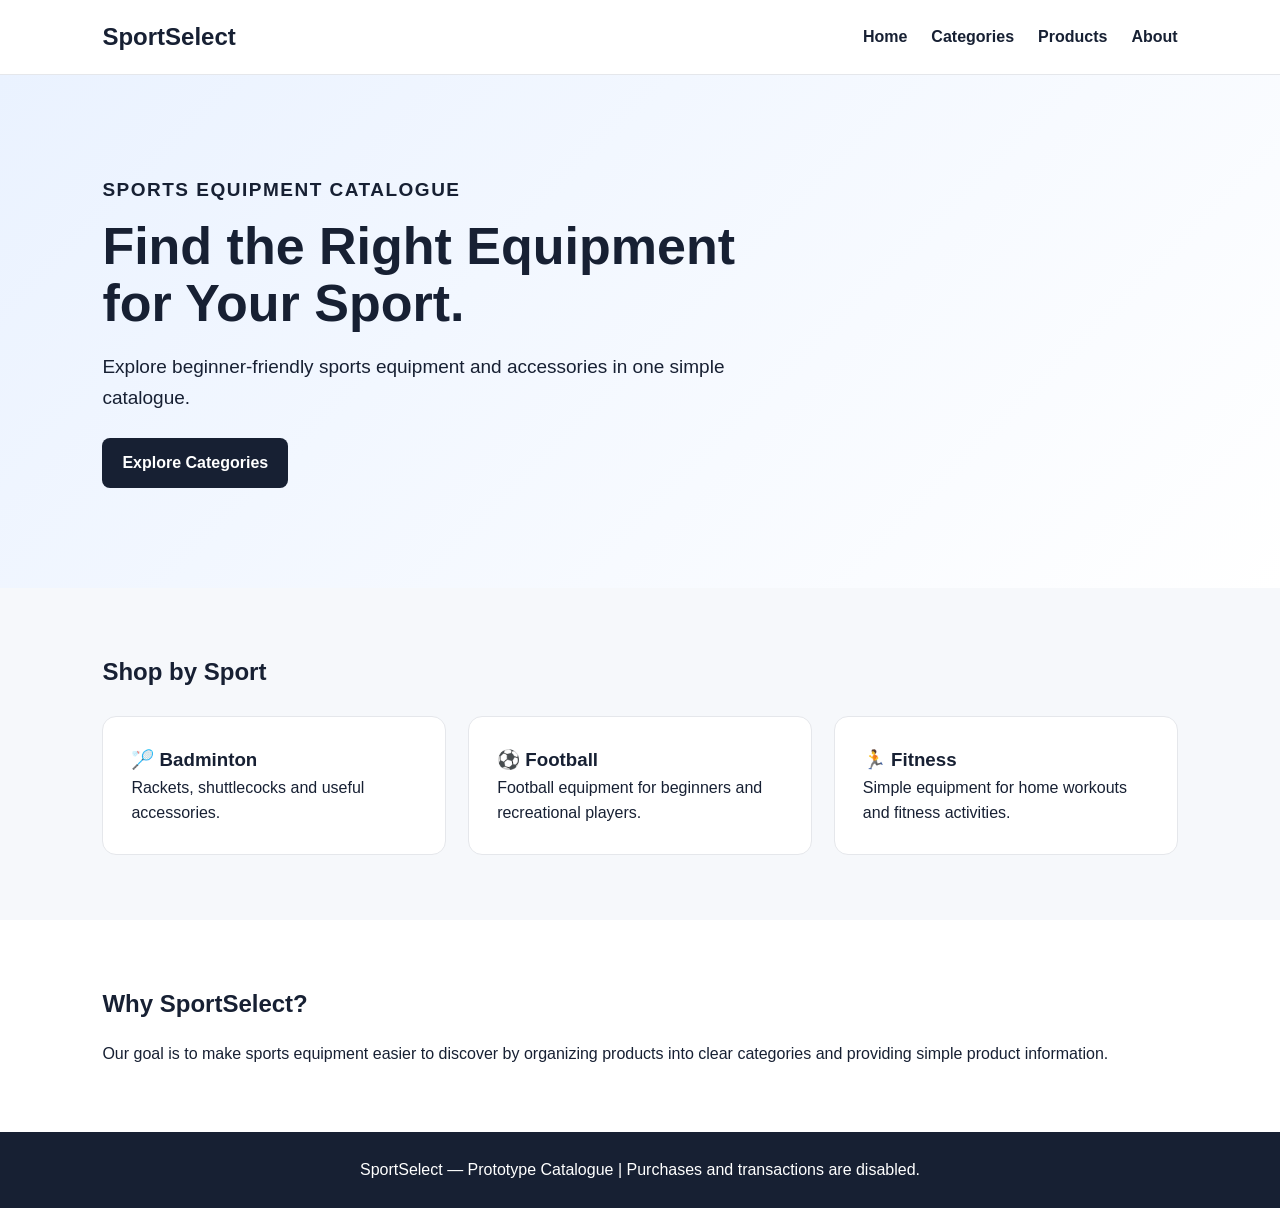
<file: SportSelect_temp_files/index.html>
<!DOCTYPE html>
<html lang="en">
<head>
    <meta charset="UTF-8">
    <meta name="viewport" content="width=device-width, initial-scale=1.0">
    <title>SportSelect | Sports Equipment for Beginners</title>
    <meta name="description" content="SportSelect helps beginners and recreational athletes explore sports equipment and accessories.">
    <link rel="stylesheet" href="style.css">
</head>
<body>
    <header>
        <nav class="navbar">
            <a class="logo" href="index.html">SportSelect</a>
            <div class="nav-links">
                <a href="index.html">Home</a>
                <a href="categories.html">Categories</a>
                <a href="products.html">Products</a>
                <a href="about.html">About</a>
            </div>
        </nav>
    </header>

    <main>
        <section class="hero">
            <div>
                <p class="tag">SPORTS EQUIPMENT CATALOGUE</p>
                <h1>Find the Right Equipment for Your Sport.</h1>
                <p>Explore beginner-friendly sports equipment and accessories in one simple catalogue.</p>
                <a class="button" href="categories.html">Explore Categories</a>
            </div>
        </section>

        <section class="section">
            <h2>Shop by Sport</h2>
            <div class="cards">
                <a class="card" href="categories.html#badminton">
                    <h3>🏸 Badminton</h3>
                    <p>Rackets, shuttlecocks and useful accessories.</p>
                </a>
                <a class="card" href="categories.html#football">
                    <h3>⚽ Football</h3>
                    <p>Football equipment for beginners and recreational players.</p>
                </a>
                <a class="card" href="categories.html#fitness">
                    <h3>🏃 Fitness</h3>
                    <p>Simple equipment for home workouts and fitness activities.</p>
                </a>
            </div>
        </section>

        <section class="section highlight">
            <h2>Why SportSelect?</h2>
            <p>Our goal is to make sports equipment easier to discover by organizing products into clear categories and providing simple product information.</p>
        </section>
    </main>

    <footer>
        <p>SportSelect — Prototype Catalogue | Purchases and transactions are disabled.</p>
    </footer>
</body>
</html>
</file>
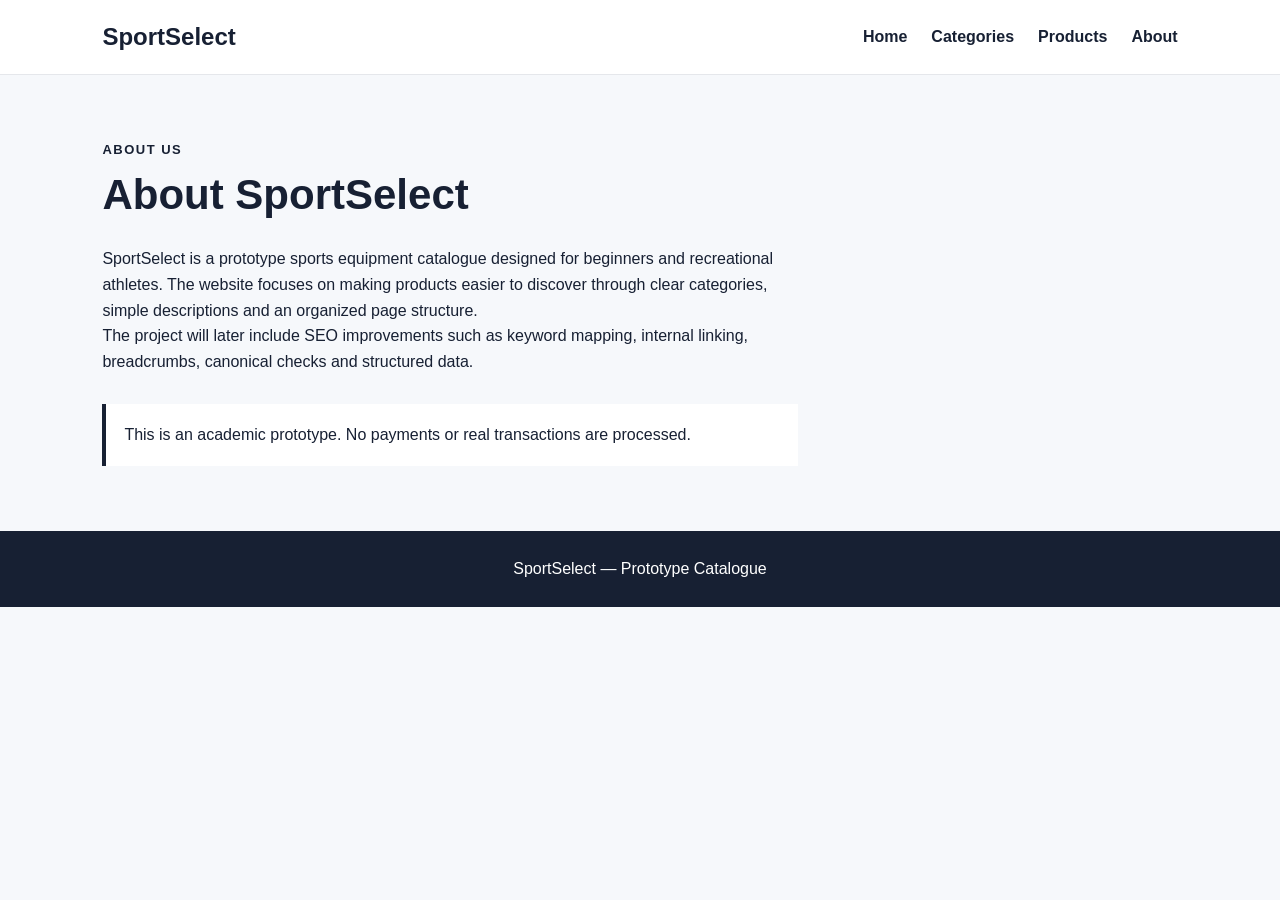
<file: SportSelect_temp_files/about.html>
<!DOCTYPE html>
<html lang="en">
<head>
    <meta charset="UTF-8">
    <meta name="viewport" content="width=device-width, initial-scale=1.0">
    <title>About SportSelect</title>
    <meta name="description" content="Learn about the SportSelect sports equipment catalogue prototype.">
    <link rel="stylesheet" href="style.css">
</head>
<body>
<header>
    <nav class="navbar">
        <a class="logo" href="index.html">SportSelect</a>
        <div class="nav-links">
            <a href="index.html">Home</a>
            <a href="categories.html">Categories</a>
            <a href="products.html">Products</a>
            <a href="about.html">About</a>
        </div>
    </nav>
</header>

<main class="section narrow">
    <p class="tag">ABOUT US</p>
    <h1>About SportSelect</h1>
    <p>SportSelect is a prototype sports equipment catalogue designed for beginners and recreational athletes. The website focuses on making products easier to discover through clear categories, simple descriptions and an organized page structure.</p>
    <p>The project will later include SEO improvements such as keyword mapping, internal linking, breadcrumbs, canonical checks and structured data.</p>

    <div class="notice">
        This is an academic prototype. No payments or real transactions are processed.
    </div>
</main>

<footer>
    <p>SportSelect — Prototype Catalogue</p>
</footer>
</body>
</html>
</file>
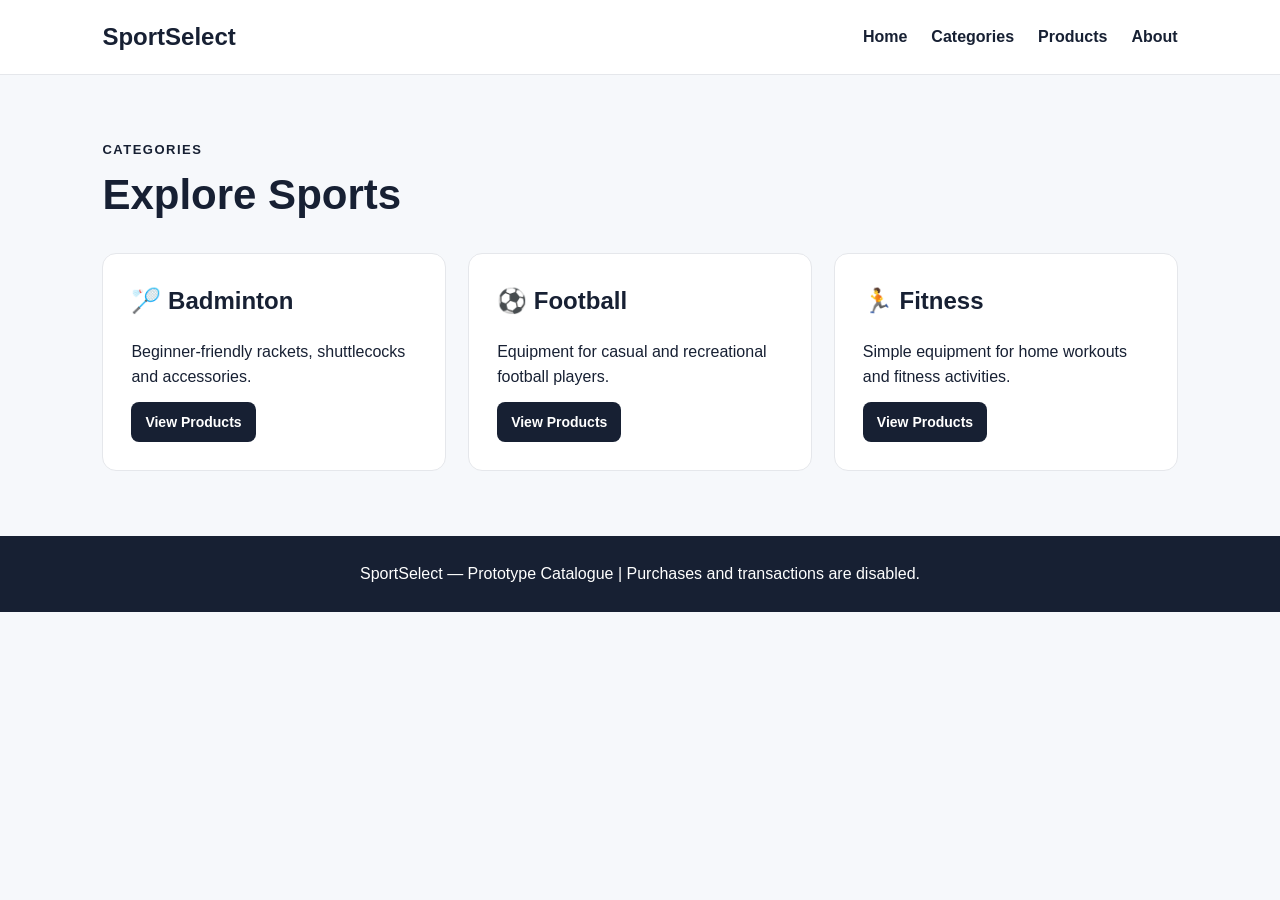
<file: SportSelect_temp_files/categories.html>
<!DOCTYPE html>
<html lang="en">
<head>
    <meta charset="UTF-8">
    <meta name="viewport" content="width=device-width, initial-scale=1.0">
    <title>Categories | SportSelect</title>
    <meta name="description" content="Explore SportSelect sports equipment categories.">
    <link rel="stylesheet" href="style.css">
</head>
<body>
<header>
    <nav class="navbar">
        <a class="logo" href="index.html">SportSelect</a>
        <div class="nav-links">
            <a href="index.html">Home</a>
            <a href="categories.html">Categories</a>
            <a href="products.html">Products</a>
            <a href="about.html">About</a>
        </div>
    </nav>
</header>

<main class="section">
    <p class="tag">CATEGORIES</p>
    <h1>Explore Sports</h1>

    <div class="cards">
        <section class="card" id="badminton">
            <h2>🏸 Badminton</h2>
            <p>Beginner-friendly rackets, shuttlecocks and accessories.</p>
            <a class="button small" href="products.html">View Products</a>
        </section>

        <section class="card" id="football">
            <h2>⚽ Football</h2>
            <p>Equipment for casual and recreational football players.</p>
            <a class="button small" href="products.html">View Products</a>
        </section>

        <section class="card" id="fitness">
            <h2>🏃 Fitness</h2>
            <p>Simple equipment for home workouts and fitness activities.</p>
            <a class="button small" href="products.html">View Products</a>
        </section>
    </div>
</main>

<footer>
    <p>SportSelect — Prototype Catalogue | Purchases and transactions are disabled.</p>
</footer>
</body>
</html>
</file>
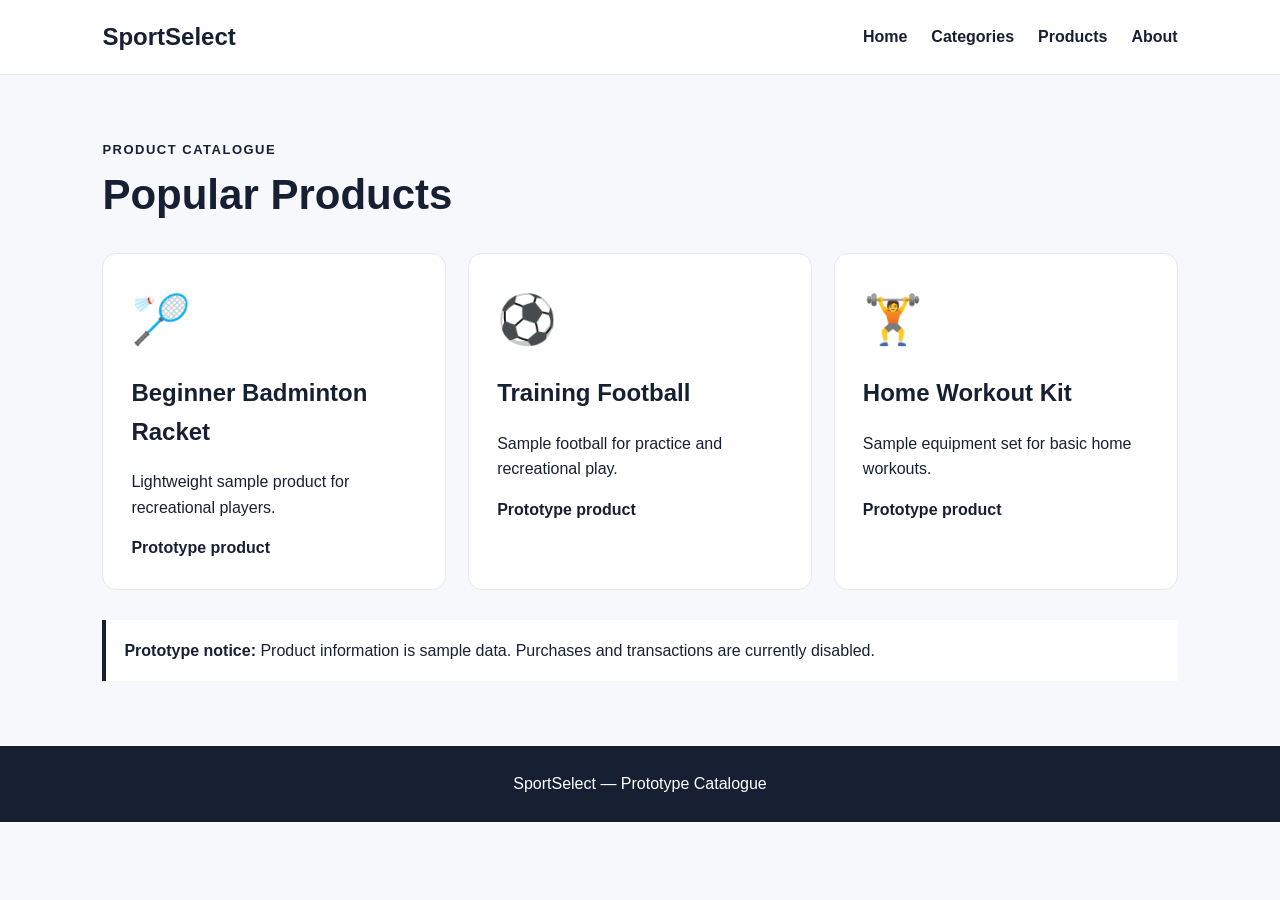
<file: SportSelect_temp_files/products.html>
<!DOCTYPE html>
<html lang="en">
<head>
    <meta charset="UTF-8">
    <meta name="viewport" content="width=device-width, initial-scale=1.0">
    <title>Products | SportSelect</title>
    <meta name="description" content="Browse sample sports equipment products on SportSelect.">
    <link rel="stylesheet" href="style.css">
</head>
<body>
<header>
    <nav class="navbar">
        <a class="logo" href="index.html">SportSelect</a>
        <div class="nav-links">
            <a href="index.html">Home</a>
            <a href="categories.html">Categories</a>
            <a href="products.html">Products</a>
            <a href="about.html">About</a>
        </div>
    </nav>
</header>

<main class="section">
    <p class="tag">PRODUCT CATALOGUE</p>
    <h1>Popular Products</h1>

    <div class="cards">
        <article class="card">
            <div class="product-icon">🏸</div>
            <h2>Beginner Badminton Racket</h2>
            <p>Lightweight sample product for recreational players.</p>
            <p class="price">Prototype product</p>
        </article>

        <article class="card">
            <div class="product-icon">⚽</div>
            <h2>Training Football</h2>
            <p>Sample football for practice and recreational play.</p>
            <p class="price">Prototype product</p>
        </article>

        <article class="card">
            <div class="product-icon">🏋️</div>
            <h2>Home Workout Kit</h2>
            <p>Sample equipment set for basic home workouts.</p>
            <p class="price">Prototype product</p>
        </article>
    </div>

    <div class="notice">
        <strong>Prototype notice:</strong> Product information is sample data. Purchases and transactions are currently disabled.
    </div>
</main>

<footer>
    <p>SportSelect — Prototype Catalogue</p>
</footer>
</body>
</html>
</file>
<file: SportSelect_temp_files/style.css>
* {
    box-sizing: border-box;
    margin: 0;
    padding: 0;
}

body {
    font-family: Arial, Helvetica, sans-serif;
    line-height: 1.6;
    background: #f6f8fb;
    color: #172033;
}

.navbar {
    display: flex;
    justify-content: space-between;
    align-items: center;
    padding: 18px 8%;
    background: white;
    border-bottom: 1px solid #e5e7eb;
}

.logo {
    font-size: 24px;
    font-weight: 800;
    text-decoration: none;
    color: #172033;
}

.nav-links {
    display: flex;
    gap: 24px;
}

.nav-links a {
    text-decoration: none;
    color: #172033;
    font-weight: 600;
}

.hero {
    padding: 100px 8%;
    background: linear-gradient(135deg, #eaf2ff, #ffffff);
}

.hero h1 {
    max-width: 700px;
    font-size: 52px;
    line-height: 1.1;
    margin: 12px 0 20px;
}

.hero p {
    max-width: 650px;
    font-size: 19px;
}

.tag {
    font-size: 13px;
    font-weight: 800;
    letter-spacing: 1.5px;
    text-transform: uppercase;
}

.button {
    display: inline-block;
    margin-top: 25px;
    padding: 12px 20px;
    background: #172033;
    color: white;
    text-decoration: none;
    border-radius: 8px;
    font-weight: 700;
}

.button.small {
    margin-top: 12px;
    padding: 9px 14px;
    font-size: 14px;
}

.section {
    padding: 65px 8%;
}

.section h1,
.section h2 {
    margin-bottom: 18px;
}

.section h1 {
    font-size: 42px;
}

.cards {
    display: grid;
    grid-template-columns: repeat(3, 1fr);
    gap: 22px;
    margin-top: 25px;
}

.card {
    display: block;
    padding: 28px;
    background: white;
    border: 1px solid #e5e7eb;
    border-radius: 14px;
    text-decoration: none;
    color: inherit;
}

.card:hover {
    transform: translateY(-2px);
}

.product-icon {
    font-size: 48px;
    margin-bottom: 15px;
}

.price {
    margin-top: 15px;
    font-weight: 700;
}

.highlight {
    background: white;
}

.notice {
    margin-top: 30px;
    padding: 18px;
    border-left: 4px solid #172033;
    background: white;
}

.narrow {
    max-width: 900px;
}

footer {
    padding: 25px 8%;
    text-align: center;
    background: #172033;
    color: white;
}

@media (max-width: 750px) {
    .navbar {
        flex-direction: column;
        gap: 15px;
    }

    .nav-links {
        flex-wrap: wrap;
        justify-content: center;
    }

    .hero h1 {
        font-size: 38px;
    }

    .cards {
        grid-template-columns: 1fr;
    }
}
</file>
